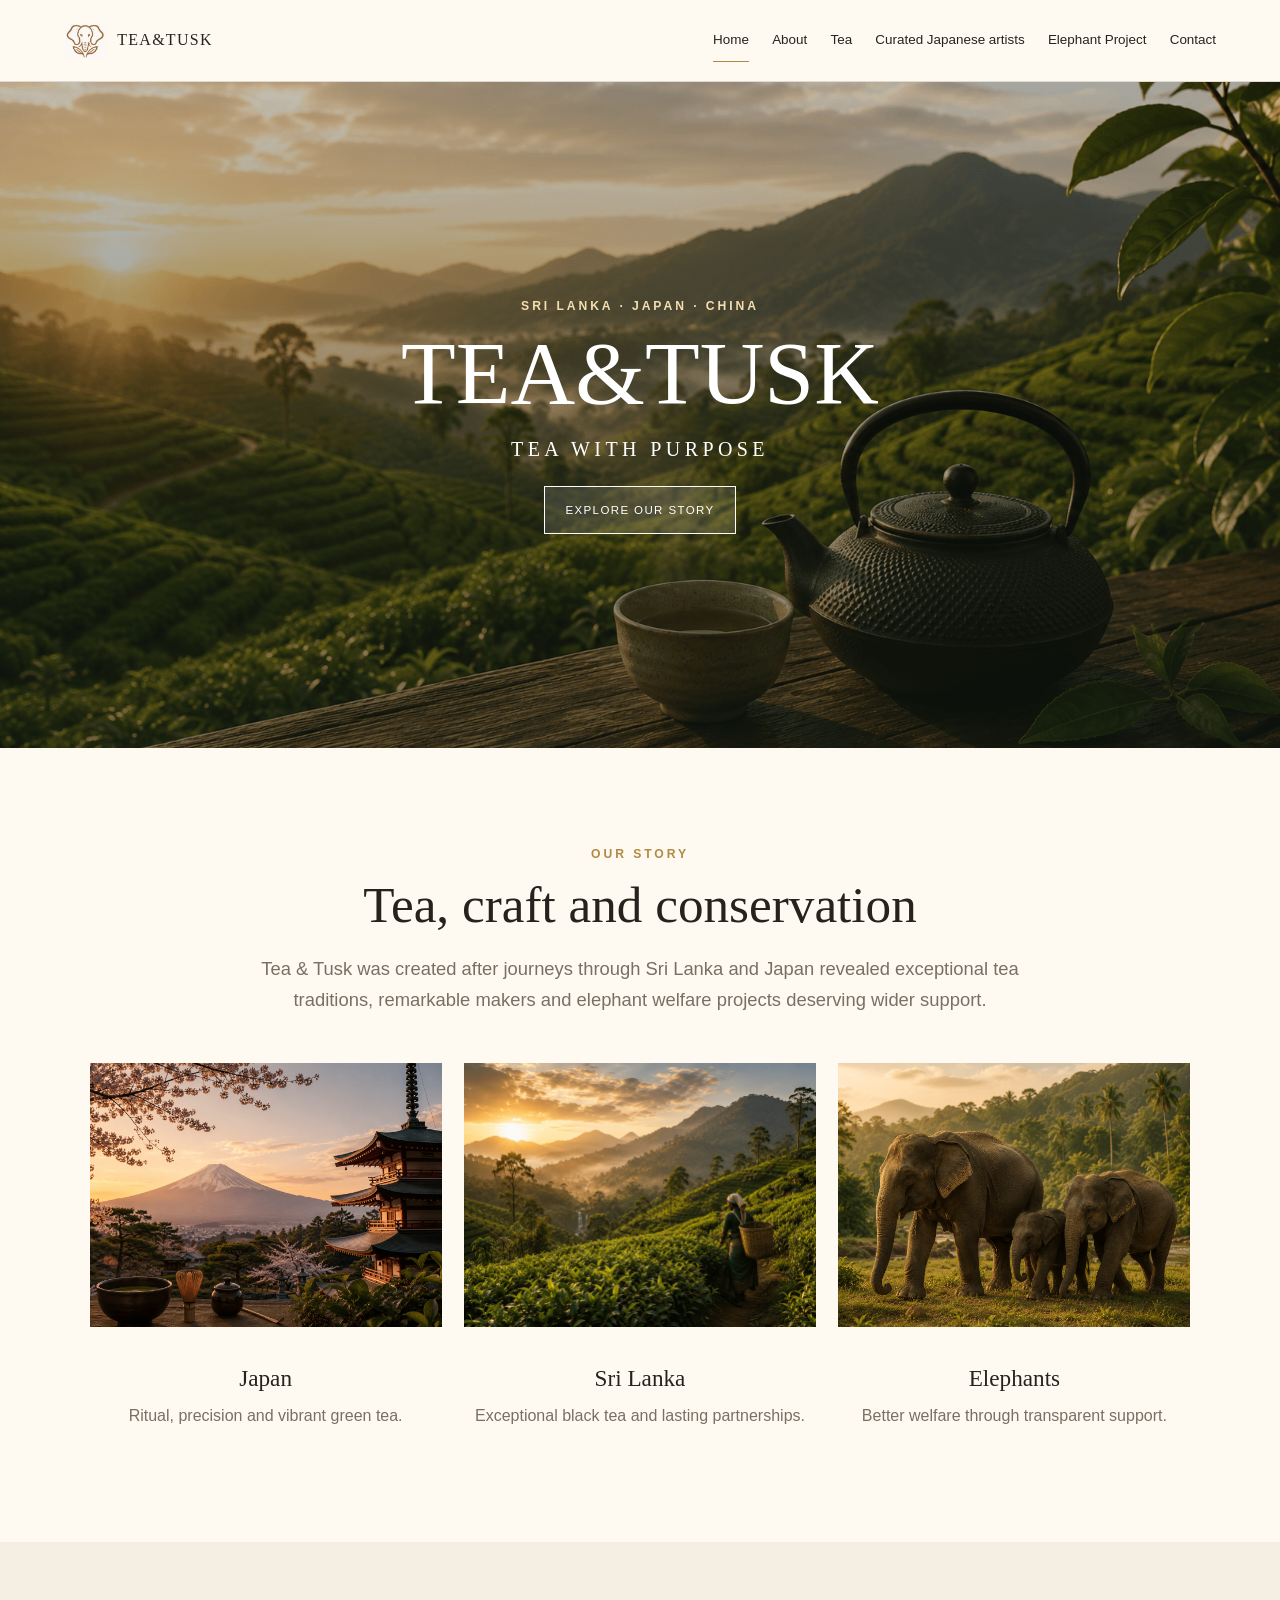
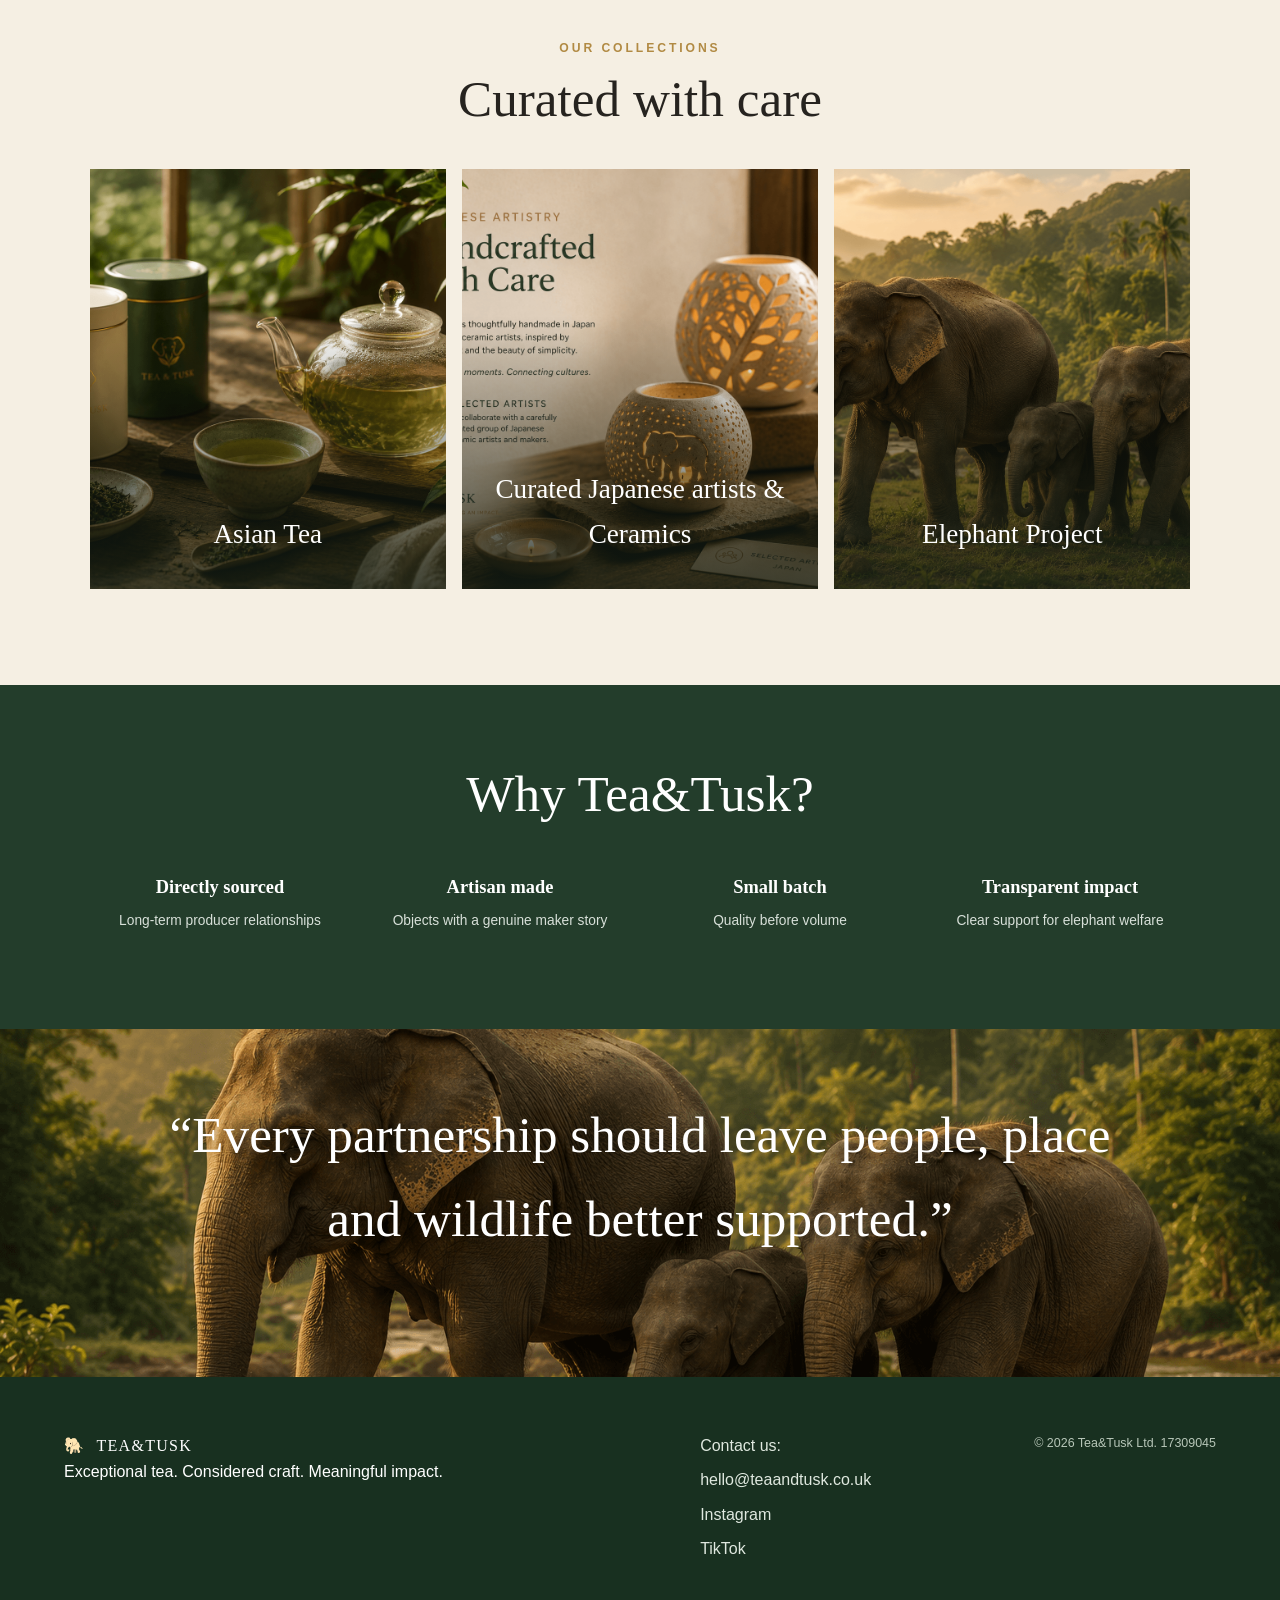
<file: index.html>
<!DOCTYPE html>
<html lang="en">
<head>
    <meta charset="UTF-8">
    <meta name="viewport" content="width=device-width, initial-scale=1.0">
    <meta name="description" content="Tea&Tusk brings together exceptional Asian tea, Japanese craft and meaningful support for elephant welfare.">
    <title>Tea & Tusk | Tea with purpose</title>
    <link rel="stylesheet" href="/static/css/style.css">
    <script defer src="/static/js/main.js"></script>
</head>
<body>
<header class="site-header">
    <a class="brand" href="/index.html" aria-label="Tea&Tusk home">
        <img src="/static/images/logo.png"
            alt="Tea&Tusk"
            class="brand-logo">
        <span>TEA&TUSK</span>
    </a>

    <button class="menu-toggle" aria-label="Open navigation" aria-expanded="false">☰</button>

    <nav class="site-nav" aria-label="Main navigation">
        <a class="active" href="/index.html">Home</a>
        <a class="" href="/about.html">About</a>
        <a class="" href="/tea.html">Tea</a>
        <a class="" href="/japanese-art.html">Curated Japanese artists</a>
        <a class="" href="/elephant-project.html">Elephant Project</a>
        <a class="" href="/contact.html">Contact</a>
    </nav>
</header>

<main>
    
<section class="hero hero-home">
    <div class="hero-overlay"></div>
    <div class="hero-content">
        <p class="eyebrow">Sri Lanka · Japan · China</p>
        <h1>TEA&amp;TUSK</h1>
        <p class="hero-subtitle">Tea with purpose</p>
        <a class="button button-light" href="/about.html">Explore our story</a>
    </div>
</section>

<section class="section intro">
    <p class="eyebrow dark">Our story</p>
    <h2>Tea, craft and conservation</h2>
    <p class="lead">
        Tea &amp; Tusk was created after journeys through Sri Lanka and Japan revealed
        exceptional tea traditions, remarkable makers and elephant welfare projects
        deserving wider support.
    </p>

    <div class="three-cards">
        <a class="story-card" href="/tea.html">
            <img src="/static/images/japan.png" alt="Stylised Japanese landscape">
            <h3>Japan</h3>
            <p>Ritual, precision and vibrant green tea.</p>
        </a>
        <a class="story-card" href="/tea.html">
            <img src="/static/images/srilanka.png" alt="Stylised Sri Lankan tea hills">
            <h3>Sri Lanka</h3>
            <p>Exceptional black tea and lasting partnerships.</p>
        </a>
        <a class="story-card" href="/elephant-project.html">
            <img src="/static/images/elephants.png" alt="Stylised elephants in a landscape">
            <h3>Elephants</h3>
            <p>Better welfare through transparent support.</p>
        </a>
    </div>
</section>

<section class="section collections">
    <p class="eyebrow dark">Our collections</p>
    <h2>Curated with care</h2>

    <div class="collection-grid">
        <a class="collection-card tea-card" href="/tea.html">
            <span>Asian Tea</span>
        </a>
        <a class="collection-card art-card" href="/japanese-art.html">
            <span>Curated Japanese artists &amp; Ceramics</span>
        </a>
        <a class="collection-card elephant-card" href="/elephant-project.html">
            <span>Elephant Project</span>
        </a>
    </div>
</section>

<section class="values-band">
    <h2>Why Tea&Tusk?</h2>
    <div class="value-grid">
        <div><strong>Directly sourced</strong><span>Long-term producer relationships</span></div>
        <div><strong>Artisan made</strong><span>Objects with a genuine maker story</span></div>
        <div><strong>Small batch</strong><span>Quality before volume</span></div>
        <div><strong>Transparent impact</strong><span>Clear support for elephant welfare</span></div>
    </div>
</section>

<section class="impact-quote">
    <p>“Every partnership should leave people, place and wildlife better supported.”</p>
</section>

</main>

<footer class="site-footer">
    <div>
        <div class="brand footer-brand"><span class="brand-mark">🐘</span><span>TEA&TUSK</span></div>
        <p>Exceptional tea. Considered craft. Meaningful impact.</p>
    </div>
    <div class="footer-links">
        <a href="#">Contact us:</a>
        <a href="mailto:hello@teaandtusk.co.uk">hello@teaandtusk.co.uk</a>
        <a href="#">Instagram</a>
        <a href="#">TikTok</a>
    </div>
    <p class="copyright">© 2026 Tea&amp;Tusk Ltd. 17309045</p>
</footer>
</body>
</html>
</file>
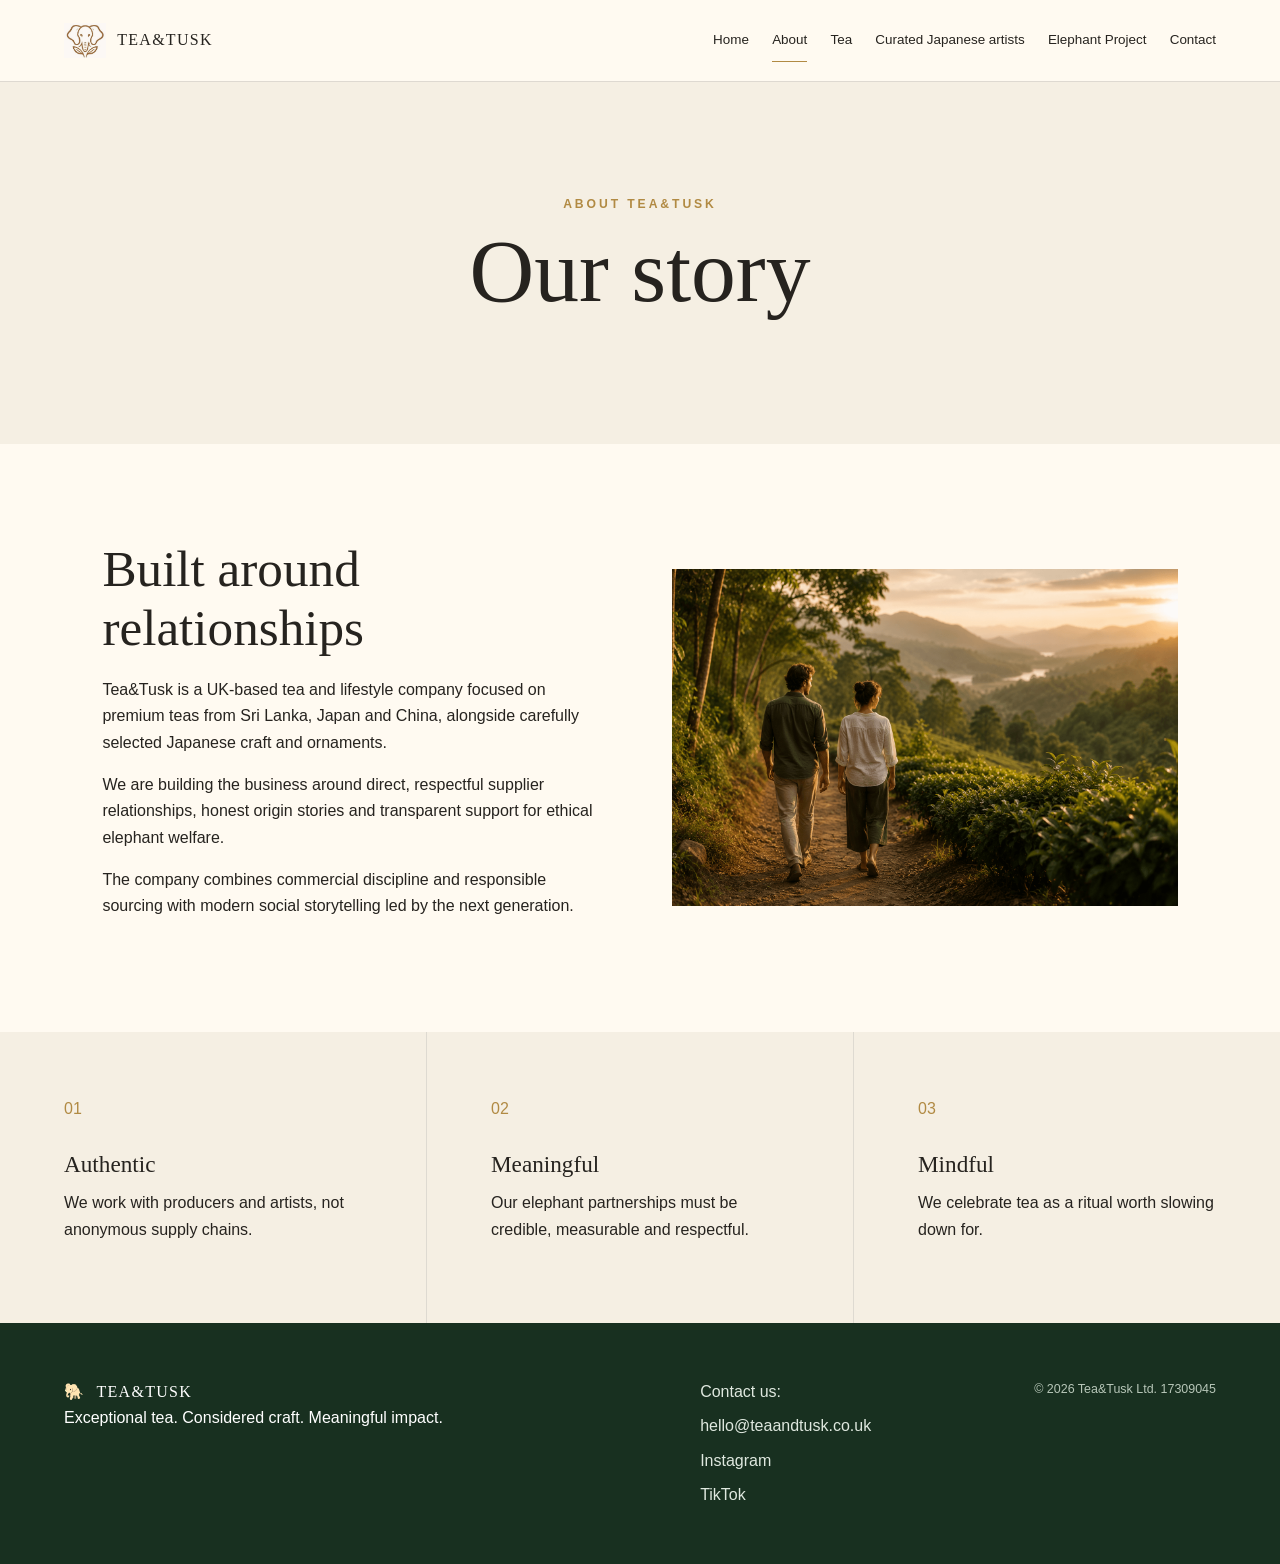
<file: about.html>
<!DOCTYPE html>
<html lang="en">
<head>
    <meta charset="UTF-8">
    <meta name="viewport" content="width=device-width, initial-scale=1.0">
    <meta name="description" content="Tea&Tusk brings together exceptional Asian tea, Japanese craft and meaningful support for elephant welfare.">
    <title>About | Tea&Tusk</title>
    <link rel="stylesheet" href="/static/css/style.css">
    <script defer src="/static/js/main.js"></script>
</head>
<body>
<header class="site-header">
    <a class="brand" href="/index.html" aria-label="Tea&Tusk home">
        <img src="/static/images/logo.png"
            alt="Tea&Tusk"
            class="brand-logo">
        <span>TEA&TUSK</span>
    </a>

    <button class="menu-toggle" aria-label="Open navigation" aria-expanded="false">☰</button>

    <nav class="site-nav" aria-label="Main navigation">
        <a class="" href="/index.html">Home</a>
        <a class="active" href="/about.html">About</a>
        <a class="" href="/tea.html">Tea</a>
        <a class="" href="/japanese-art.html">Curated Japanese artists</a>
        <a class="" href="/elephant-project.html">Elephant Project</a>
        <a class="" href="/contact.html">Contact</a>
    </nav>
</header>

<main>
    
<section class="page-hero narrow">
    <p class="eyebrow dark">About Tea&amp;Tusk</p>
    <h1>Our story</h1>
</section>

<section class="split-section">
    <div>
        <h2>Built around relationships</h2>
        <p>
            Tea&Tusk is a UK-based tea and lifestyle company focused on premium
            teas from Sri Lanka, Japan and China, alongside carefully selected Japanese
            craft and ornaments.
        </p>
        <p>
            We are building the business around direct, respectful supplier relationships,
            honest origin stories and transparent support for ethical elephant welfare.
        </p>
        <p>
            The company combines commercial discipline and responsible sourcing with
            modern social storytelling led by the next generation.
        </p>
    </div>
    <img src="/static/images/founders-journey.png" alt="Stylised founders' journey through Asia">
</section>

<section class="principles">
    <div><span>01</span><h3>Authentic</h3><p>We work with producers and artists, not anonymous supply chains.</p></div>
    <div><span>02</span><h3>Meaningful</h3><p>Our elephant partnerships must be credible, measurable and respectful.</p></div>
    <div><span>03</span><h3>Mindful</h3><p>We celebrate tea as a ritual worth slowing down for.</p></div>
</section>

</main>

<footer class="site-footer">
    <div>
        <div class="brand footer-brand"><span class="brand-mark">🐘</span><span>TEA&TUSK</span></div>
        <p>Exceptional tea. Considered craft. Meaningful impact.</p>
    </div>
    <div class="footer-links">
        <a href="#">Contact us:</a>
        <a href="mailto:hello@teaandtusk.co.uk">hello@teaandtusk.co.uk</a>
        <a href="#">Instagram</a>
        <a href="#">TikTok</a>
    </div>
    <p class="copyright">© 2026 Tea&amp;Tusk Ltd. 17309045</p>
</footer>
</body>
</html>
</file>
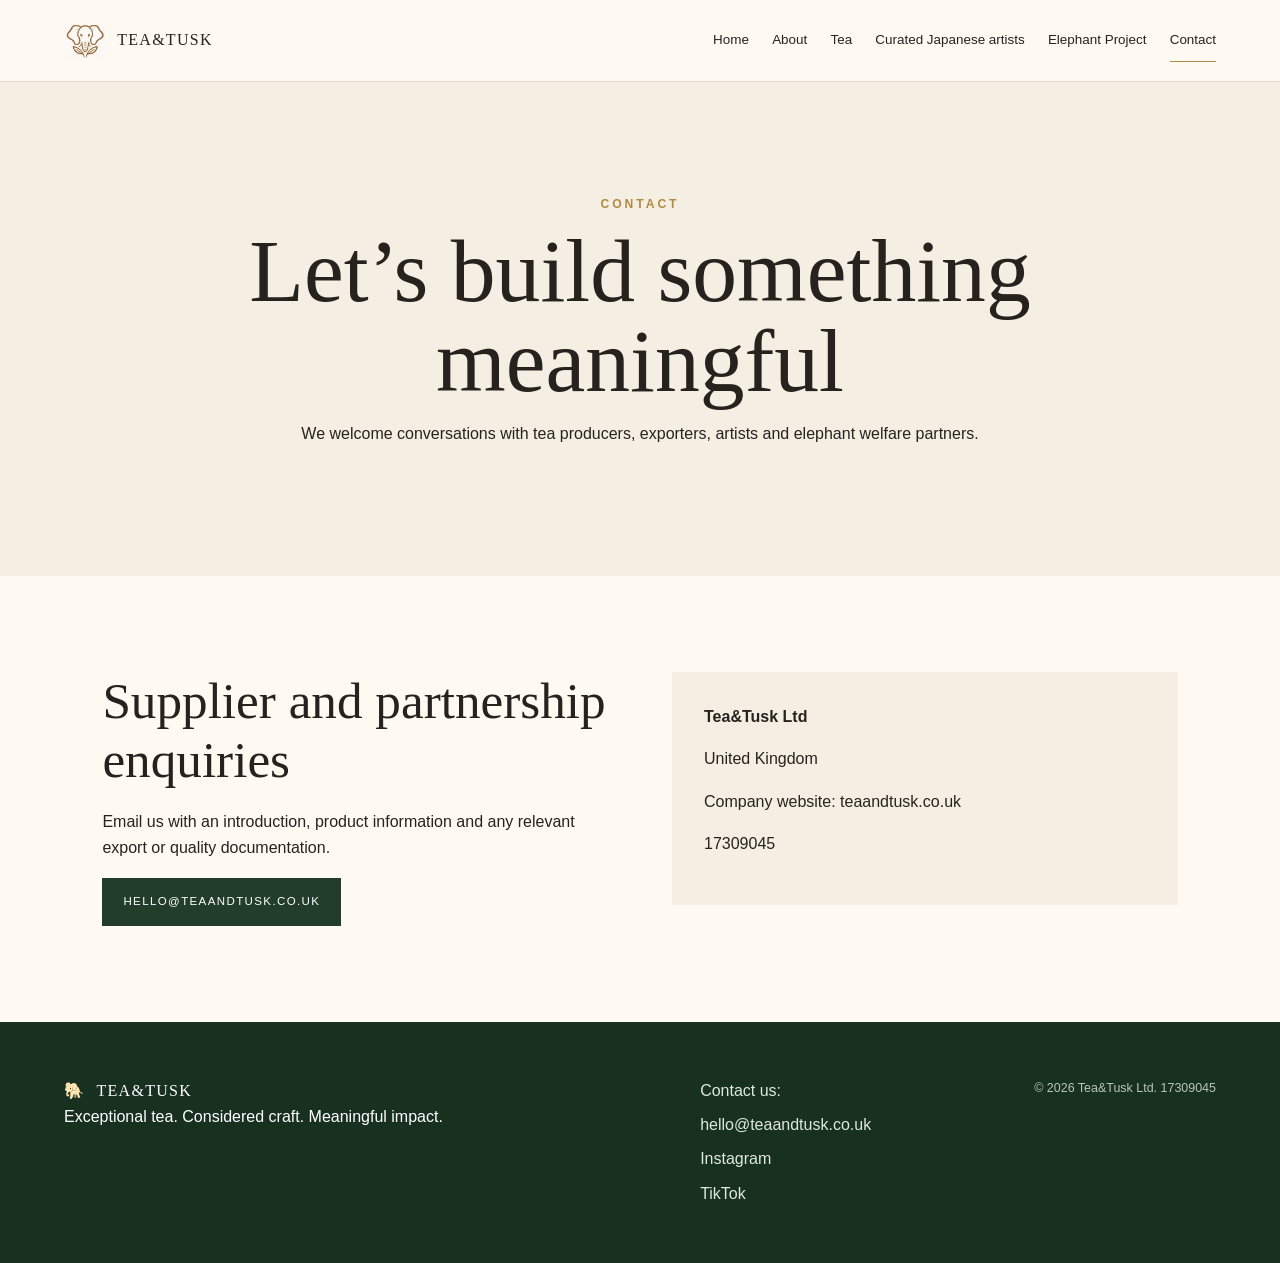
<file: contact.html>
<!DOCTYPE html>
<html lang="en">
<head>
    <meta charset="UTF-8">
    <meta name="viewport" content="width=device-width, initial-scale=1.0">
    <meta name="description" content="Tea&Tusk brings together exceptional Asian tea, Japanese craft and meaningful support for elephant welfare.">
    <title>Contact | Tea&Tusk</title>
    <link rel="stylesheet" href="/static/css/style.css">
    <script defer src="/static/js/main.js"></script>
</head>
<body>
<header class="site-header">
    <a class="brand" href="/index.html" aria-label="Tea&Tusk home">
        <img src="/static/images/logo.png"
            alt="Tea&Tusk"
            class="brand-logo">
        <span>TEA&TUSK</span>
    </a>

    <button class="menu-toggle" aria-label="Open navigation" aria-expanded="false">☰</button>

    <nav class="site-nav" aria-label="Main navigation">
        <a class="" href="/index.html">Home</a>
        <a class="" href="/about.html">About</a>
        <a class="" href="/tea.html">Tea</a>
        <a class="" href="/japanese-art.html">Curated Japanese artists</a>
        <a class="" href="/elephant-project.html">Elephant Project</a>
        <a class="active" href="/contact.html">Contact</a>
    </nav>
</header>

<main>
    
<section class="page-hero narrow">
    <p class="eyebrow dark">Contact</p>
    <h1>Let’s build something meaningful</h1>
    <p>We welcome conversations with tea producers, exporters, artists and elephant welfare partners.</p>
</section>

<section class="contact-panel">
    <div>
        <h2>Supplier and partnership enquiries</h2>
        <p>Email us with an introduction, product information and any relevant export or quality documentation.</p>
        <a class="button" href="mailto:hello@teaandtusk.co.uk">hello@teaandtusk.co.uk</a>
    </div>
    <div class="contact-details">
        <p><strong>Tea&amp;Tusk Ltd</strong></p>
        <p>United Kingdom</p>
        <p>Company website: teaandtusk.co.uk</p>
        <p>17309045</p>
    </div>
</section>

</main>

<footer class="site-footer">
    <div>
        <div class="brand footer-brand"><span class="brand-mark">🐘</span><span>TEA&TUSK</span></div>
        <p>Exceptional tea. Considered craft. Meaningful impact.</p>
    </div>
    <div class="footer-links">
        <a href="#">Contact us:</a>
        <a href="mailto:hello@teaandtusk.co.uk">hello@teaandtusk.co.uk</a>
        <a href="#">Instagram</a>
        <a href="#">TikTok</a>
    </div>
    <p class="copyright">© 2026 Tea&amp;Tusk Ltd. 17309045</p>
</footer>
</body>
</html>
</file>
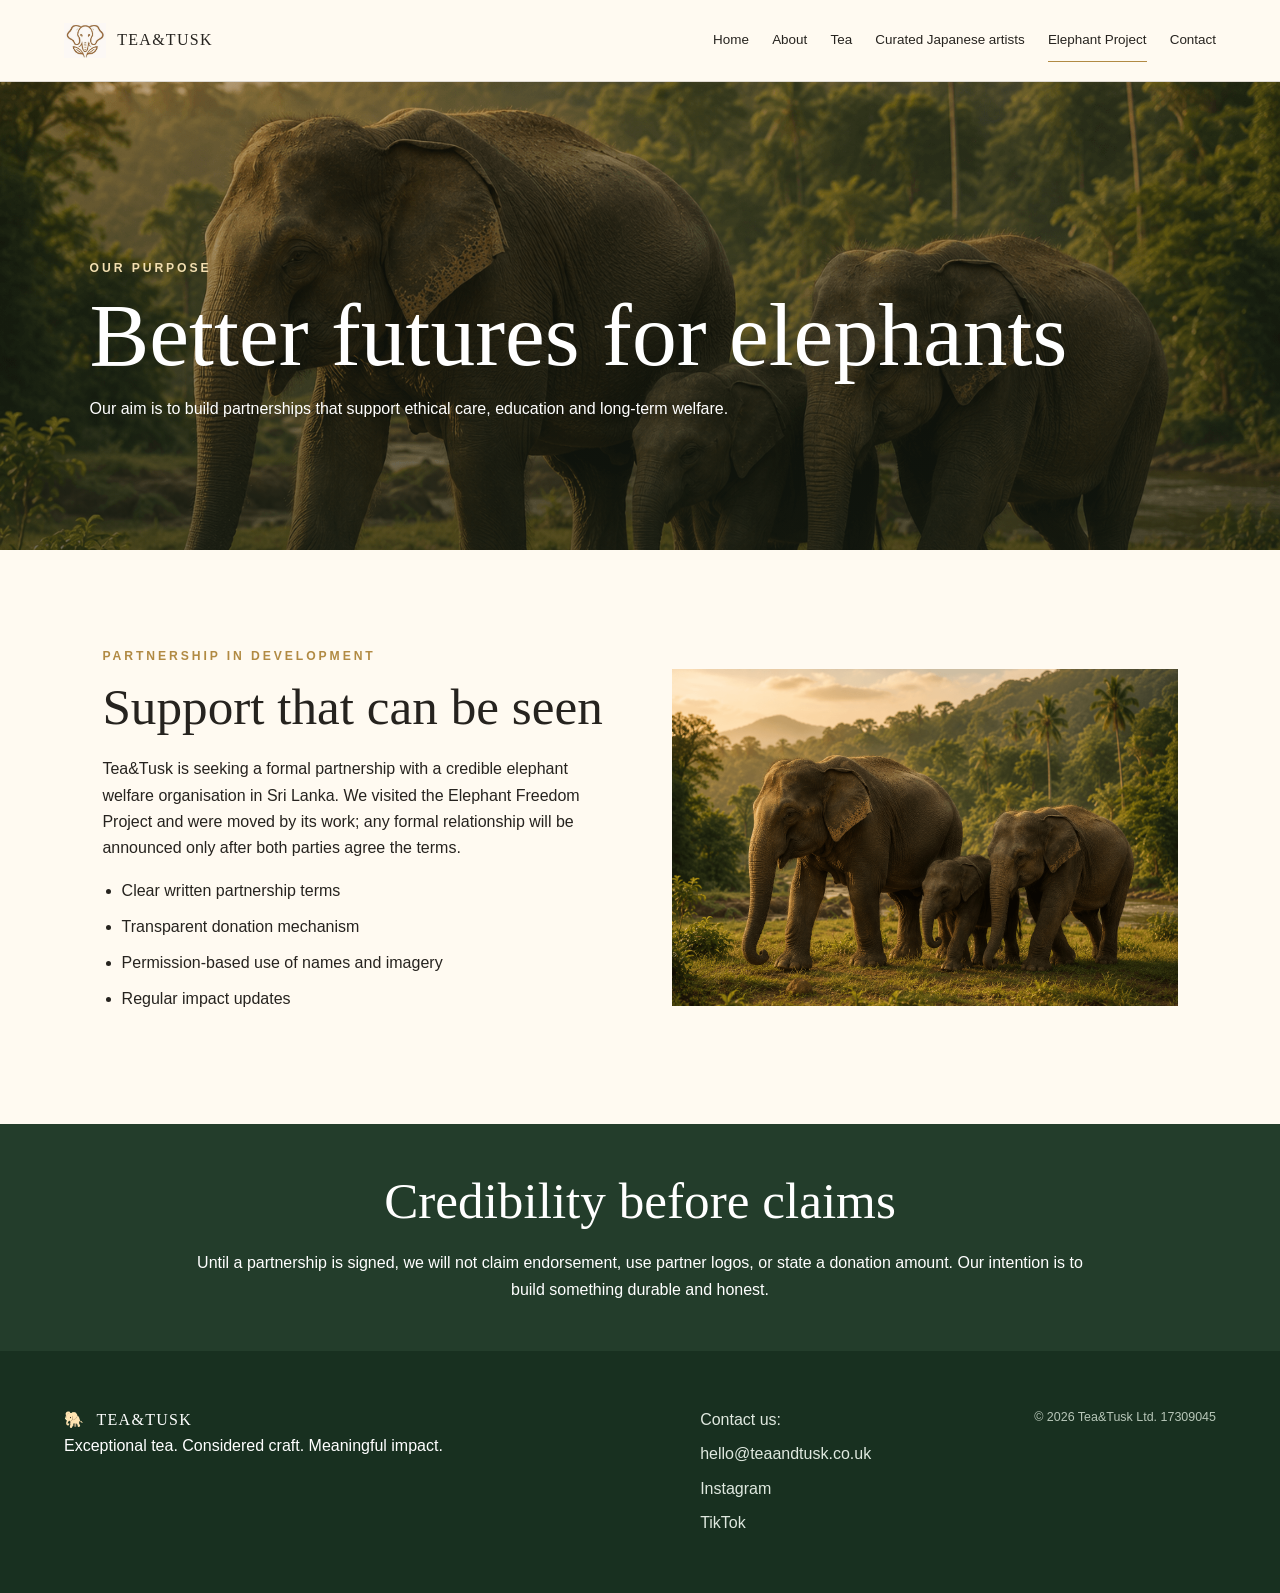
<file: elephant-project.html>
<!DOCTYPE html>
<html lang="en">
<head>
    <meta charset="UTF-8">
    <meta name="viewport" content="width=device-width, initial-scale=1.0">
    <meta name="description" content="Tea&Tusk brings together exceptional Asian tea, Japanese craft and meaningful support for elephant welfare.">
    <title>Elephant Project | Tea&Tusk</title>
    <link rel="stylesheet" href="/static/css/style.css">
    <script defer src="/static/js/main.js"></script>
</head>
<body>
<header class="site-header">
    <a class="brand" href="/index.html" aria-label="Tea&Tusk home">
        <img src="/static/images/logo.png"
            alt="Tea&Tusk"
            class="brand-logo">
        <span>TEA&TUSK</span>
    </a>

    <button class="menu-toggle" aria-label="Open navigation" aria-expanded="false">☰</button>

    <nav class="site-nav" aria-label="Main navigation">
        <a class="" href="/index.html">Home</a>
        <a class="" href="/about.html">About</a>
        <a class="" href="/tea.html">Tea</a>
        <a class="" href="/japanese-art.html">Curated Japanese artists</a>
        <a class="active" href="/elephant-project.html">Elephant Project</a>
        <a class="" href="/contact.html">Contact</a>
    </nav>
</header>

<main>
    
<section class="page-hero elephant-page-hero">
    <p class="eyebrow">Our purpose</p>
    <h1>Better futures for elephants</h1>
    <p>Our aim is to build partnerships that support ethical care, education and long-term welfare.</p>
</section>

<section class="split-section impact">
    <div>
        <p class="eyebrow dark">Partnership in development</p>
        <h2>Support that can be seen</h2>
        <p>
            Tea&Tusk is seeking a formal partnership with a credible elephant welfare
            organisation in Sri Lanka. We visited the Elephant Freedom Project and were
            moved by its work; any formal relationship will be announced only after both
            parties agree the terms.
        </p>
        <ul class="clean-list">
            <li>Clear written partnership terms</li>
            <li>Transparent donation mechanism</li>
            <li>Permission-based use of names and imagery</li>
            <li>Regular impact updates</li>
        </ul>
    </div>
    <img src="/static/images/elephants.png" alt="Elephants in a natural landscape">
</section>

<section class="impact-banner">
    <h2>Credibility before claims</h2>
    <p>
        Until a partnership is signed, we will not claim endorsement, use partner logos,
        or state a donation amount. Our intention is to build something durable and honest.
    </p>
</section>

</main>

<footer class="site-footer">
    <div>
        <div class="brand footer-brand"><span class="brand-mark">🐘</span><span>TEA&TUSK</span></div>
        <p>Exceptional tea. Considered craft. Meaningful impact.</p>
    </div>
    <div class="footer-links">
        <a href="#">Contact us:</a>
        <a href="mailto:hello@teaandtusk.co.uk">hello@teaandtusk.co.uk</a>
        <a href="#">Instagram</a>
        <a href="#">TikTok</a>
    </div>
    <p class="copyright">© 2026 Tea&amp;Tusk Ltd. 17309045</p>
</footer>
</body>
</html>
</file>
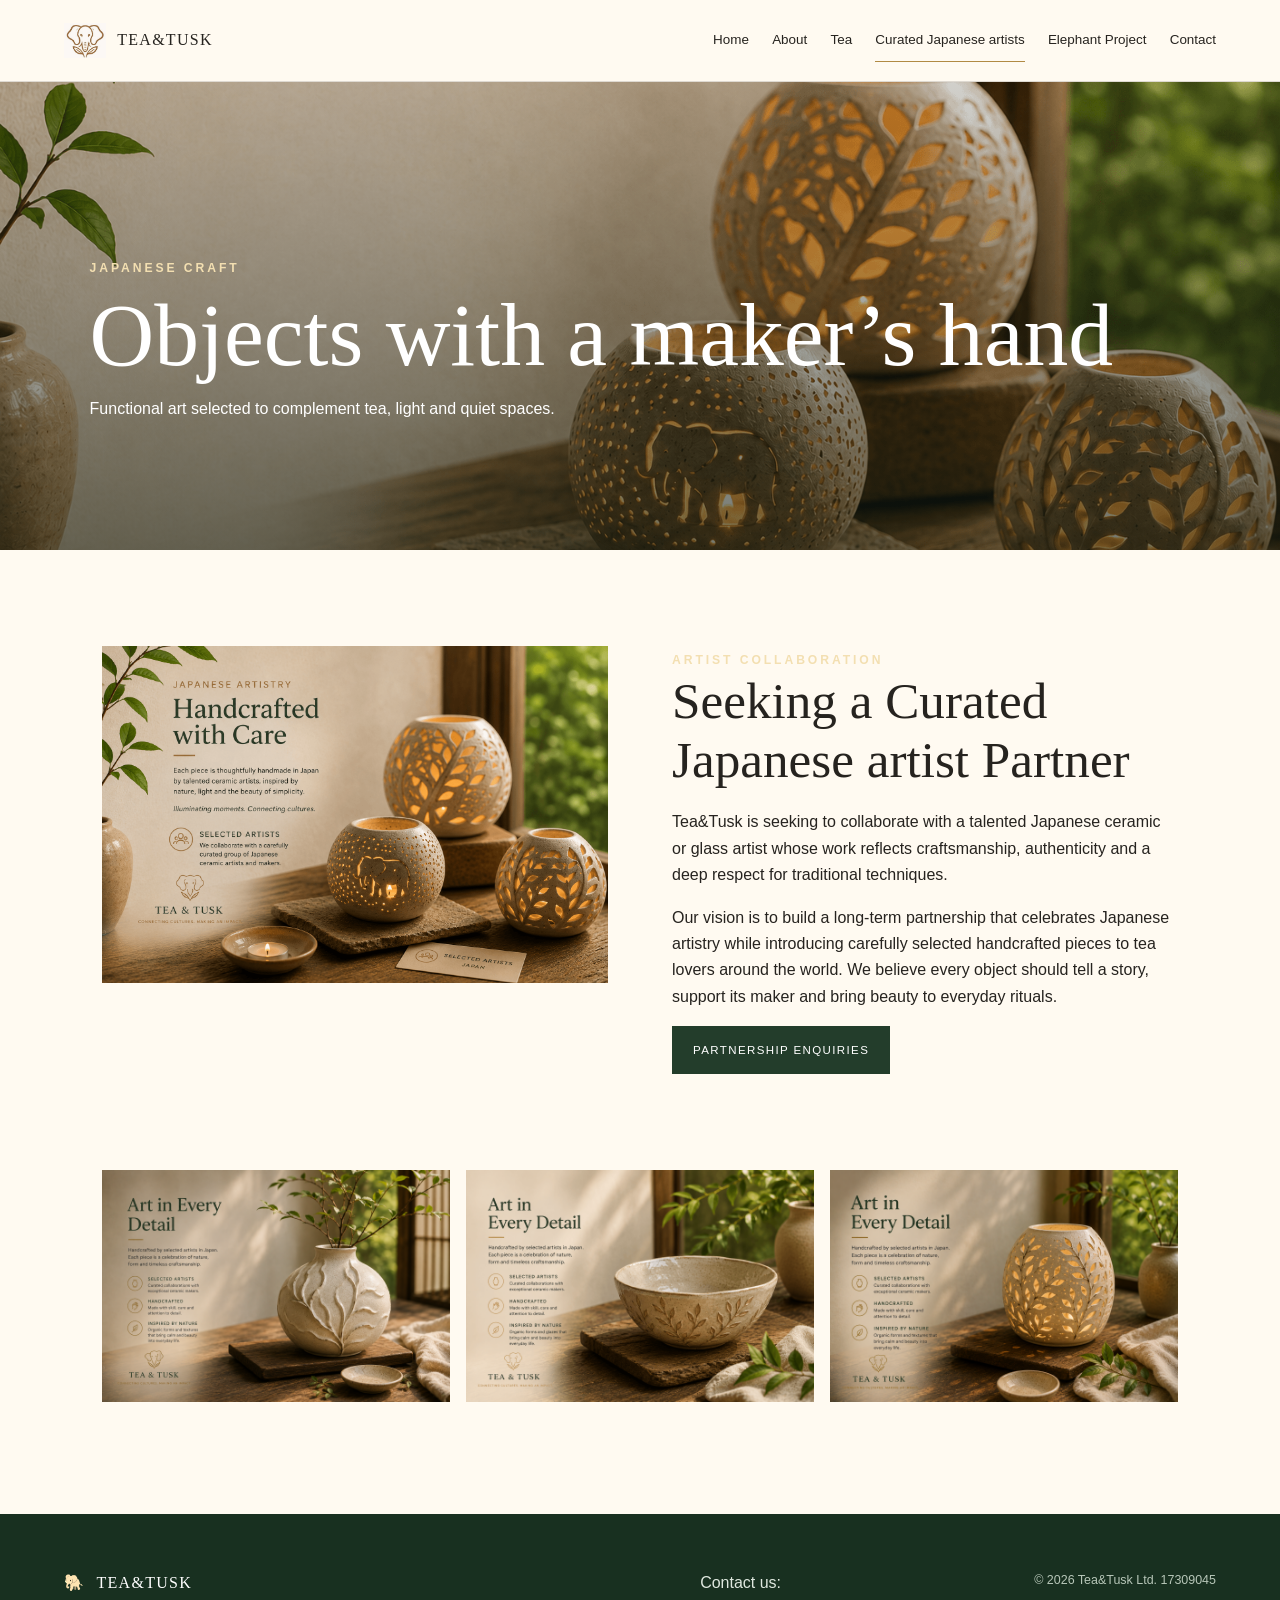
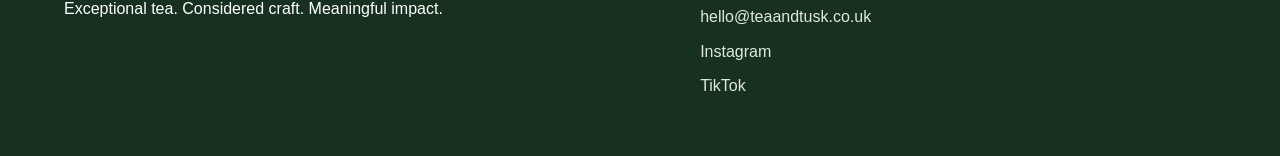
<file: japanese-art.html>
<!DOCTYPE html>
<html lang="en">
<head>
    <meta charset="UTF-8">
    <meta name="viewport" content="width=device-width, initial-scale=1.0">
    <meta name="description" content="Tea&Tusk brings together exceptional Asian tea, Japanese craft and meaningful support for elephant welfare.">
    <title>Curated Japanese artists & Ceramics | Tea&Tusk</title>
    <link rel="stylesheet" href="/static/css/style.css">
    <script defer src="/static/js/main.js"></script>
</head>
<body>
<header class="site-header">
    <a class="brand" href="/index.html" aria-label="Tea&Tusk home">
        <img src="/static/images/logo.png"
            alt="Tea&Tusk"
            class="brand-logo">
        <span>TEA&TUSK</span>
    </a>

    <button class="menu-toggle" aria-label="Open navigation" aria-expanded="false">☰</button>

    <nav class="site-nav" aria-label="Main navigation">
        <a class="" href="/index.html">Home</a>
        <a class="" href="/about.html">About</a>
        <a class="" href="/tea.html">Tea</a>
        <a class="active" href="/japanese-art.html">Curated Japanese artists</a>
        <a class="" href="/elephant-project.html">Elephant Project</a>
        <a class="" href="/contact.html">Contact</a>
    </nav>
</header>

<main>
    
<section class="page-hero art-page-hero">
    <p class="eyebrow">Japanese craft</p>
    <h1>Objects with a maker’s hand</h1>
    <p>Functional art selected to complement tea, light and quiet spaces.</p>
</section>

<section class="artist-feature">
    <img src="/static/images/minori-feature.png" alt="Placeholder image for ceramic and glass fusion work">
    <div>
        <span class="eyebrow">Artist Collaboration</span>

            <h2>Seeking a Curated Japanese artist Partner</h2>

            <p>
            Tea&Tusk is seeking to collaborate with a talented Japanese ceramic or
            glass artist whose work reflects craftsmanship, authenticity and a deep
            respect for traditional techniques.
            </p>

            <p>
            Our vision is to build a long-term partnership that celebrates Japanese
            artistry while introducing carefully selected handcrafted pieces to tea
            lovers around the world. We believe every object should tell a story,
            support its maker and bring beauty to everyday rituals.
            </p>
        <a class="button" href="/contact.html">Partnership enquiries</a>
    </div>
</section>

<section class="gallery-grid">
    <img src="/static/images/art-vase.png" alt="Placeholder artisan vase">
    <img src="/static/images/art-bowl.png" alt="Placeholder artisan bowl">
    <img src="/static/images/art-light.png" alt="Placeholder glass and ceramic light sculpture">
</section>

</main>

<footer class="site-footer">
    <div>
        <div class="brand footer-brand"><span class="brand-mark">🐘</span><span>TEA&TUSK</span></div>
        <p>Exceptional tea. Considered craft. Meaningful impact.</p>
    </div>
    <div class="footer-links">
        <a href="#">Contact us:</a>
        <a href="mailto:hello@teaandtusk.co.uk">hello@teaandtusk.co.uk</a>
        <a href="#">Instagram</a>
        <a href="#">TikTok</a>
    </div>
    <p class="copyright">© 2026 Tea&amp;Tusk Ltd. 17309045</p>
</footer>
</body>
</html>
</file>
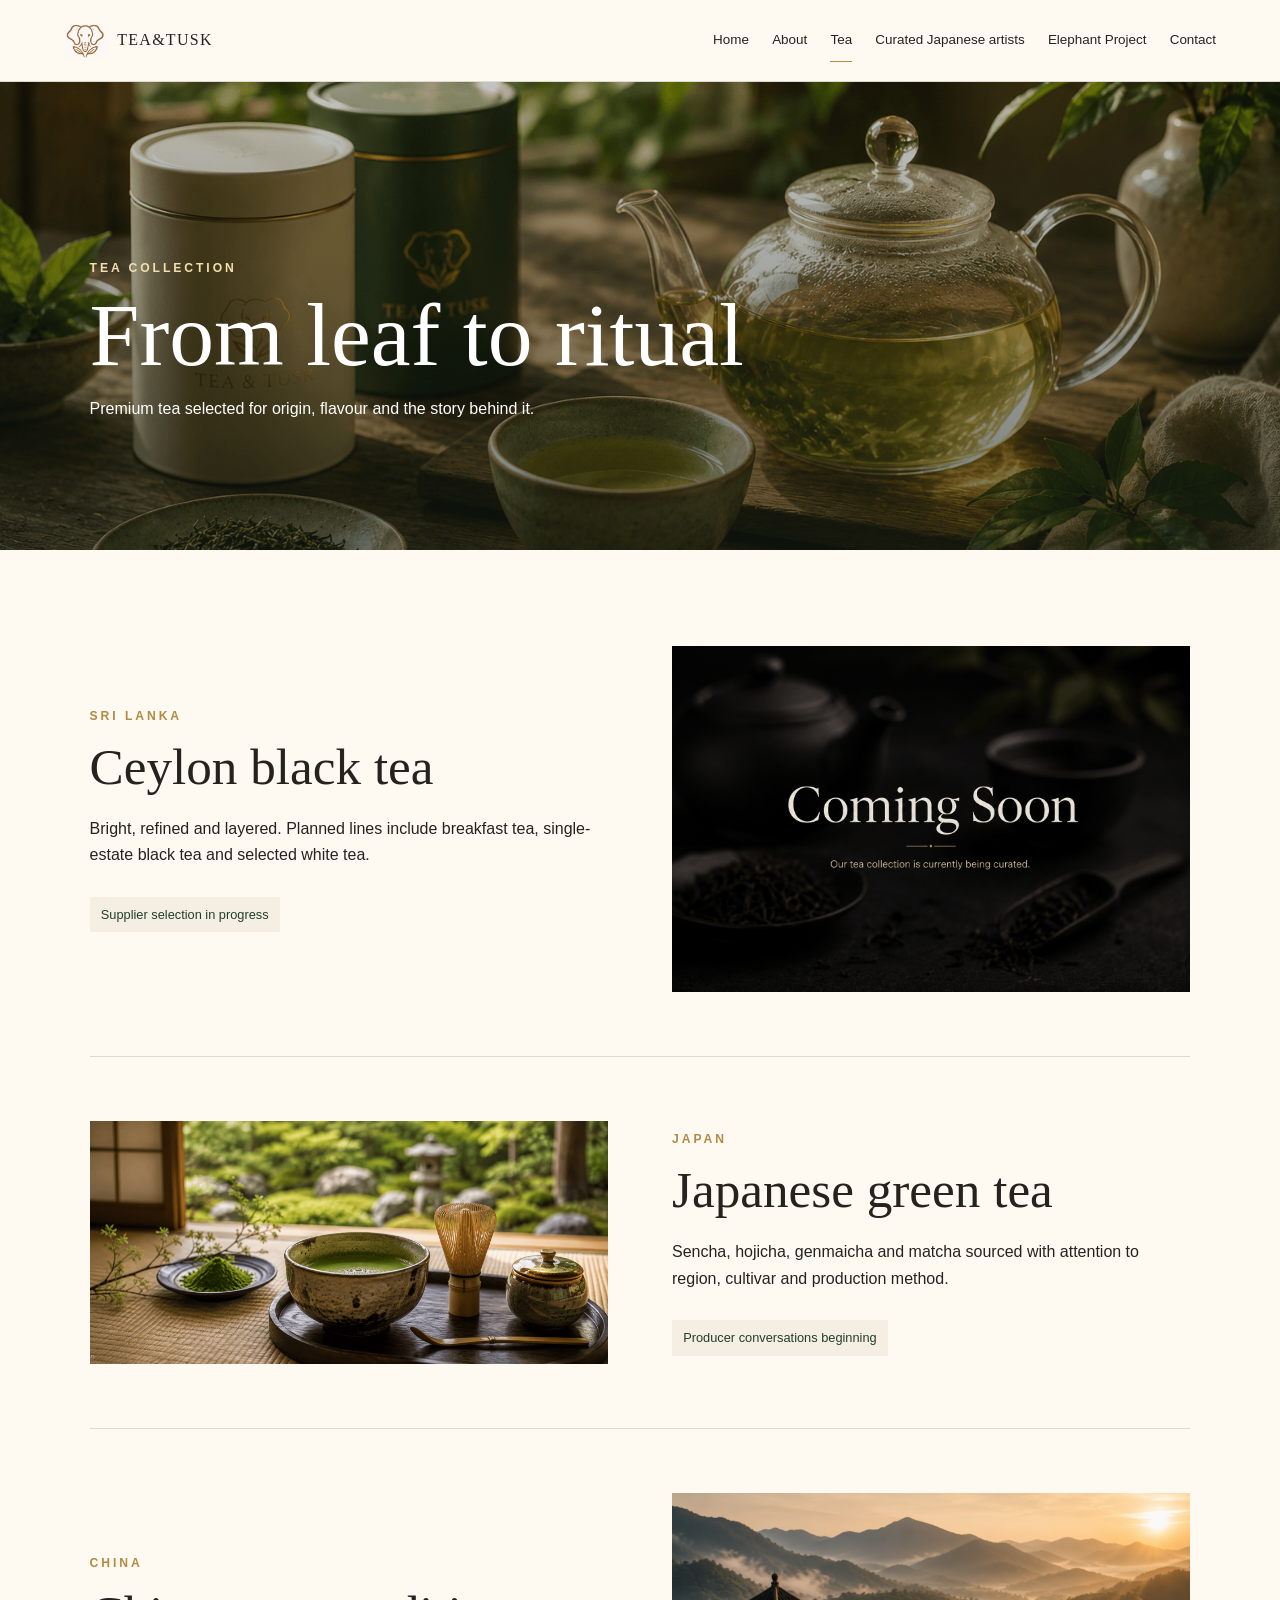
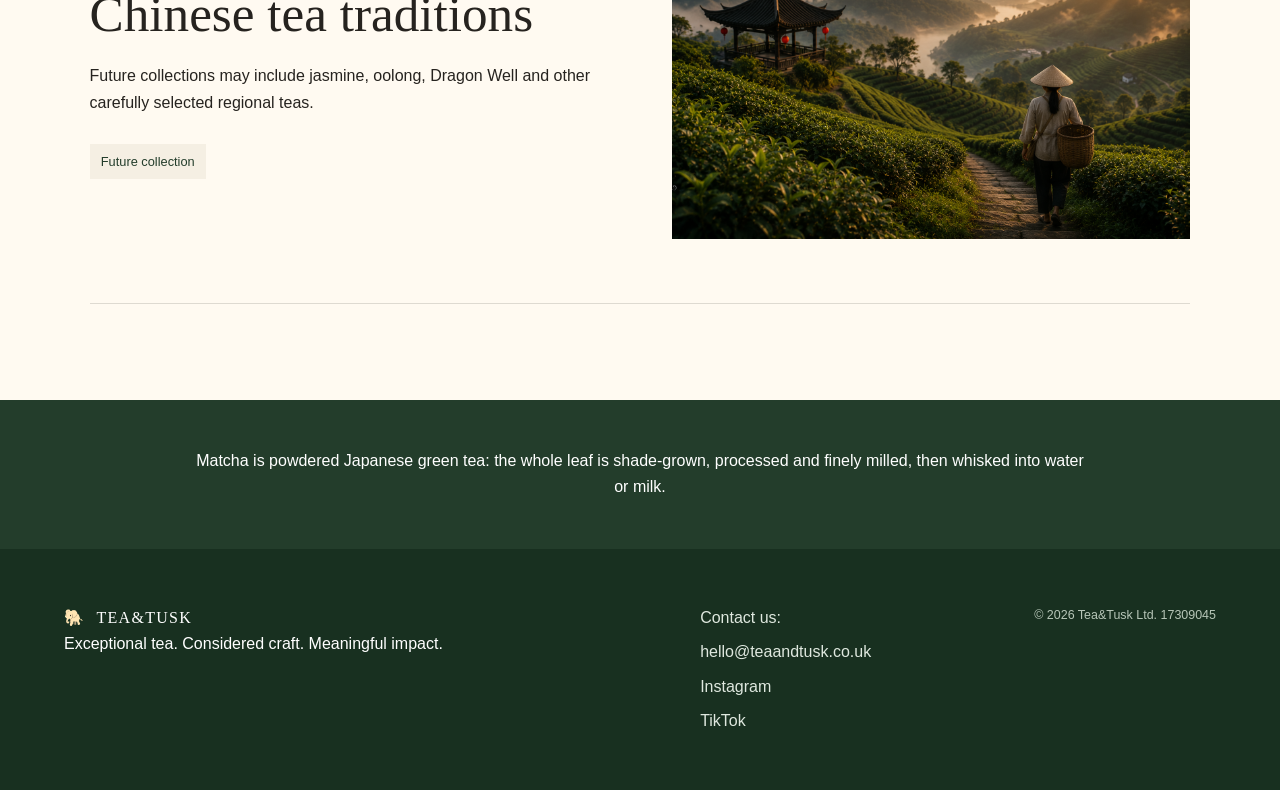
<file: tea.html>
<!DOCTYPE html>
<html lang="en">
<head>
    <meta charset="UTF-8">
    <meta name="viewport" content="width=device-width, initial-scale=1.0">
    <meta name="description" content="Tea&Tusk brings together exceptional Asian tea, Japanese craft and meaningful support for elephant welfare.">
    <title>Tea Collection | Tea&Tusk</title>
    <link rel="stylesheet" href="/static/css/style.css">
    <script defer src="/static/js/main.js"></script>
</head>
<body>
<header class="site-header">
    <a class="brand" href="/index.html" aria-label="Tea&Tusk home">
        <img src="/static/images/logo.png"
            alt="Tea&Tusk"
            class="brand-logo">
        <span>TEA&TUSK</span>
    </a>

    <button class="menu-toggle" aria-label="Open navigation" aria-expanded="false">☰</button>

    <nav class="site-nav" aria-label="Main navigation">
        <a class="" href="/index.html">Home</a>
        <a class="" href="/about.html">About</a>
        <a class="active" href="/tea.html">Tea</a>
        <a class="" href="/japanese-art.html">Curated Japanese artists</a>
        <a class="" href="/elephant-project.html">Elephant Project</a>
        <a class="" href="/contact.html">Contact</a>
    </nav>
</header>

<main>
    
<section class="page-hero tea-page-hero">
    <p class="eyebrow">Tea collection</p>
    <h1>From leaf to ritual</h1>
    <p>Premium tea selected for origin, flavour and the story behind it.</p>
</section>

<section class="country-list">
    <article class="country-row">
        <div>
            <p class="eyebrow dark">Sri Lanka</p>
            <h2>Ceylon black tea</h2>
            <p>Bright, refined and layered. Planned lines include breakfast tea, single-estate black tea and selected white tea.</p>
            <span class="coming-soon">Supplier selection in progress</span>
        </div>
        <img src="/static/images/Coming soon.png" alt="Sri Lankan tea hills">
    </article>

    <article class="country-row reverse">
        <div>
            <p class="eyebrow dark">Japan</p>
            <h2>Japanese green tea</h2>
            <p>Sencha, hojicha, genmaicha and matcha sourced with attention to region, cultivar and production method.</p>
            <span class="coming-soon">Producer conversations beginning</span>
        </div>
        <img src="/static/images/matcha.png" alt="Bowl of matcha">
    </article>

    <article class="country-row">
        <div>
            <p class="eyebrow dark">China</p>
            <h2>Chinese tea traditions</h2>
            <p>Future collections may include jasmine, oolong, Dragon Well and other carefully selected regional teas.</p>
            <span class="coming-soon">Future collection</span>
        </div>
        <img src="/static/images/china.png" alt="Chinese mountain tea landscape">
    </article>
</section>

<section class="note-band">
    <p>Matcha is powdered Japanese green tea: the whole leaf is shade-grown, processed and finely milled, then whisked into water or milk.</p>
</section>

</main>

<footer class="site-footer">
    <div>
        <div class="brand footer-brand"><span class="brand-mark">🐘</span><span>TEA&TUSK</span></div>
        <p>Exceptional tea. Considered craft. Meaningful impact.</p>
    </div>
    <div class="footer-links">
        <a href="#">Contact us:</a>
        <a href="mailto:hello@teaandtusk.co.uk">hello@teaandtusk.co.uk</a>
        <a href="#">Instagram</a>
        <a href="#">TikTok</a>
    </div>
    <p class="copyright">© 2026 Tea&amp;Tusk Ltd. 17309045</p>
</footer>
</body>
</html>
</file>
<file: static/css/style.css>
:root {
    --cream: #f5efe3;
    --paper: #fffaf1;
    --green: #233d2b;
    --green-2: #33553b;
    --gold: #b18a43;
    --charcoal: #26231f;
    --muted: #777064;
    --line: rgba(38,35,31,.15);
}

* { box-sizing: border-box; }

html { scroll-behavior: smooth; }

body {
    margin: 0;
    background: var(--paper);
    color: var(--charcoal);
    font-family: Arial, Helvetica, sans-serif;
    line-height: 1.65;
}

h1, h2, h3, .brand {
    font-family: Georgia, "Times New Roman", serif;
    font-weight: 400;
}

h1 { font-size: clamp(3rem, 7vw, 6.7rem); line-height: 1; margin: 0 0 1rem; }
h2 { font-size: clamp(2rem, 4vw, 3.4rem); line-height: 1.15; margin: 0 0 1.2rem; }
h3 { font-size: 1.45rem; margin-bottom: .4rem; }
p { margin-top: 0; }

a { color: inherit; }

.site-header {
    position: sticky;
    top: 0;
    z-index: 20;
    height: 82px;
    display: flex;
    align-items: center;
    justify-content: space-between;
    padding: 0 5vw;
    background: rgba(255,250,241,.96);
    border-bottom: 1px solid var(--line);
    backdrop-filter: blur(10px);
}

.brand {
    display: inline-flex;
    gap: .7rem;
    align-items: center;
    text-decoration: none;
    letter-spacing: .08em;
    font-size: 1rem;
}

.brand-mark { filter: sepia(1); }

.brand-logo{
    width:42px;
    height:42px;
    object-fit:contain;
    display:block;
}

.site-nav { display: flex; gap: 1.45rem; align-items: center; }
.site-nav a {
    font-size: .84rem;
    text-decoration: none;
    padding: .6rem 0;
    border-bottom: 1px solid transparent;
}
.site-nav a:hover, .site-nav a.active { border-color: var(--gold); }

.menu-toggle {
    display: none;
    border: 0;
    background: transparent;
    font-size: 1.6rem;
}

.hero {
    min-height: 74vh;
    display: grid;
    place-items: center;
    text-align: center;
    color: white;
    position: relative;
    background-size: cover;
    background-position: center;
}

.hero-home { background-image: url("/static/images/hero.png"); }
.hero-overlay {
    position: absolute;
    inset: 0;
    background: linear-gradient(rgba(20,30,21,.25), rgba(20,30,21,.58));
}
.hero-content { position: relative; z-index: 1; max-width: 900px; padding: 3rem 1.5rem; }
.hero-subtitle { font-family: Georgia, serif; font-size: 1.25rem; letter-spacing: .22em; text-transform: uppercase; }

.eyebrow {
    text-transform: uppercase;
    letter-spacing: .24em;
    font-size: .76rem;
    font-weight: 700;
    color: #f3dfb1;
}
.eyebrow.dark { color: var(--gold); }

.button {
    display: inline-block;
    padding: .85rem 1.25rem;
    border: 1px solid var(--green);
    background: var(--green);
    color: white;
    text-decoration: none;
    text-transform: uppercase;
    letter-spacing: .12em;
    font-size: .72rem;
}
.button-light { background: rgba(255,255,255,.12); border-color: white; }

.section {
    padding: 6rem 7vw;
    text-align: center;
}

.intro { max-width: 1300px; margin: auto; }
.lead { max-width: 820px; margin: 0 auto 3rem; font-size: 1.15rem; color: var(--muted); }

.three-cards {
    display: grid;
    grid-template-columns: repeat(3, 1fr);
    gap: 1.4rem;
}
.story-card { text-decoration: none; }
.story-card img { width: 100%; aspect-ratio: 4 / 3; object-fit: cover; }
.story-card p { color: var(--muted); }

.collections { background: var(--cream); }
.collection-grid {
    display: grid;
    grid-template-columns: repeat(3, 1fr);
    gap: 1rem;
    max-width: 1200px;
    margin: 2.5rem auto 0;
}
.collection-card {
    min-height: 420px;
    display: flex;
    align-items: flex-end;
    justify-content: center;
    padding: 2rem;
    color: white;
    text-decoration: none;
    background-position: center;
    background-size: cover;
    position: relative;
}
.collection-card::before {
    content: "";
    position: absolute;
    inset: 0;
    background: linear-gradient(transparent 35%, rgba(20,30,21,.78));
}
.collection-card span { position: relative; z-index: 1; font-family: Georgia, serif; font-size: 1.7rem; }
.tea-card { background-image: url("/static/images/tea-hero.png"); }
.art-card { background-image: url("/static/images/minori-feature.png"); }
.elephant-card { background-image: url("/static/images/elephants.png"); }

.values-band {
    padding: 5rem 7vw;
    background: var(--green);
    color: white;
    text-align: center;
}
.value-grid {
    display: grid;
    grid-template-columns: repeat(4, 1fr);
    gap: 1.2rem;
    max-width: 1200px;
    margin: 2rem auto 0;
}
.value-grid div { padding: 1rem; }
.value-grid strong, .value-grid span { display: block; }
.value-grid strong { font-family: Georgia, serif; font-size: 1.15rem; margin-bottom: .5rem; }
.value-grid span { font-size: .86rem; color: #d8e0d9; }

.impact-quote {
    min-height: 340px;
    display: grid;
    place-items: center;
    padding: 4rem;
    background: url("/static/images/elephants.png") center/cover;
    color: white;
    text-align: center;
}
.impact-quote p {
    font-family: Georgia, serif;
    font-size: clamp(1.7rem, 4vw, 3.2rem);
    max-width: 1000px;
    text-shadow: 0 2px 20px rgba(0,0,0,.55);
}

.page-hero {
    min-height: 52vh;
    padding: 7rem 7vw;
    display: flex;
    flex-direction: column;
    justify-content: flex-end;
    color: white;
    background-size: cover;
    background-position: center;
}
.page-hero.narrow {
    min-height: auto;
    color: var(--charcoal);
    background: var(--cream);
    text-align: center;
    justify-content: center;
}
.page-hero.narrow p { max-width: 760px; margin-left: auto; margin-right: auto; }
.tea-page-hero { background-image: linear-gradient(rgba(20,30,21,.25), rgba(20,30,21,.58)), url("/static/images/tea-hero.png"); }
.art-page-hero { background-image: linear-gradient(rgba(20,30,21,.18), rgba(20,30,21,.58)), url("/static/images/minori-feature-blank.png"); }
.elephant-page-hero { background-image: linear-gradient(rgba(20,30,21,.25), rgba(20,30,21,.62)), url("/static/images/elephants.png"); }

.split-section, .artist-feature, .contact-panel {
    display: grid;
    grid-template-columns: 1fr 1fr;
    gap: 4rem;
    align-items: center;
    padding: 6rem 8vw;
    max-width: 1400px;
    margin: auto;
}
.split-section img, .artist-feature img { width: 100%; }

.principles {
    display: grid;
    grid-template-columns: repeat(3, 1fr);
    gap: 1px;
    background: var(--line);
}
.principles > div { background: var(--cream); padding: 4rem; }
.principles span { color: var(--gold); }

.country-list { padding: 2rem 7vw 6rem; }
.country-row {
    display: grid;
    grid-template-columns: 1fr 1fr;
    gap: 4rem;
    align-items: center;
    padding: 4rem 0;
    border-bottom: 1px solid var(--line);
}
.country-row.reverse img { order: -1; }
.country-row img { width: 100%; }
.coming-soon {
    display: inline-block;
    margin-top: .75rem;
    padding: .45rem .7rem;
    background: var(--cream);
    color: var(--green);
    font-size: .8rem;
}
.note-band, .impact-banner {
    padding: 3rem 7vw;
    background: var(--green);
    color: white;
    text-align: center;
}
.note-band p, .impact-banner p { max-width: 900px; margin: auto; }

.artist-feature { align-items: start; }
.gallery-grid {
    display: grid;
    grid-template-columns: repeat(3, 1fr);
    gap: 1rem;
    padding: 0 8vw 7rem;
}
.gallery-grid img { width: 100%; }

.clean-list { padding-left: 1.2rem; }
.clean-list li { margin: .6rem 0; }

.contact-panel {
    align-items: start;
}
.contact-details {
    padding: 2rem;
    background: var(--cream);
}

.site-footer {
    display: grid;
    grid-template-columns: 2fr 1fr auto;
    gap: 2rem;
    align-items: start;
    padding: 3.5rem 5vw;
    background: #183020;
    color: white;
}
.footer-links { display: grid; gap: .5rem; }
.footer-links a { text-decoration: none; color: #dfe8df; }
.footer-brand { color: white; }
.copyright { font-size: .78rem; color: #b7c6b8; }

@media (max-width: 900px) {
    .menu-toggle { display: block; }
    .site-nav {
        display: none;
        position: absolute;
        left: 0;
        right: 0;
        top: 82px;
        padding: 1rem 5vw 1.5rem;
        flex-direction: column;
        align-items: flex-start;
        background: var(--paper);
        border-bottom: 1px solid var(--line);
    }
    .site-nav.open { display: flex; }
    .three-cards, .collection-grid, .value-grid, .principles, .gallery-grid {
        grid-template-columns: 1fr;
    }
    .split-section, .artist-feature, .contact-panel, .country-row {
        grid-template-columns: 1fr;
        gap: 2rem;
    }
    .country-row.reverse img { order: 0; }
    .site-footer { grid-template-columns: 1fr; }
    .collection-card { min-height: 320px; }
}
</file>
